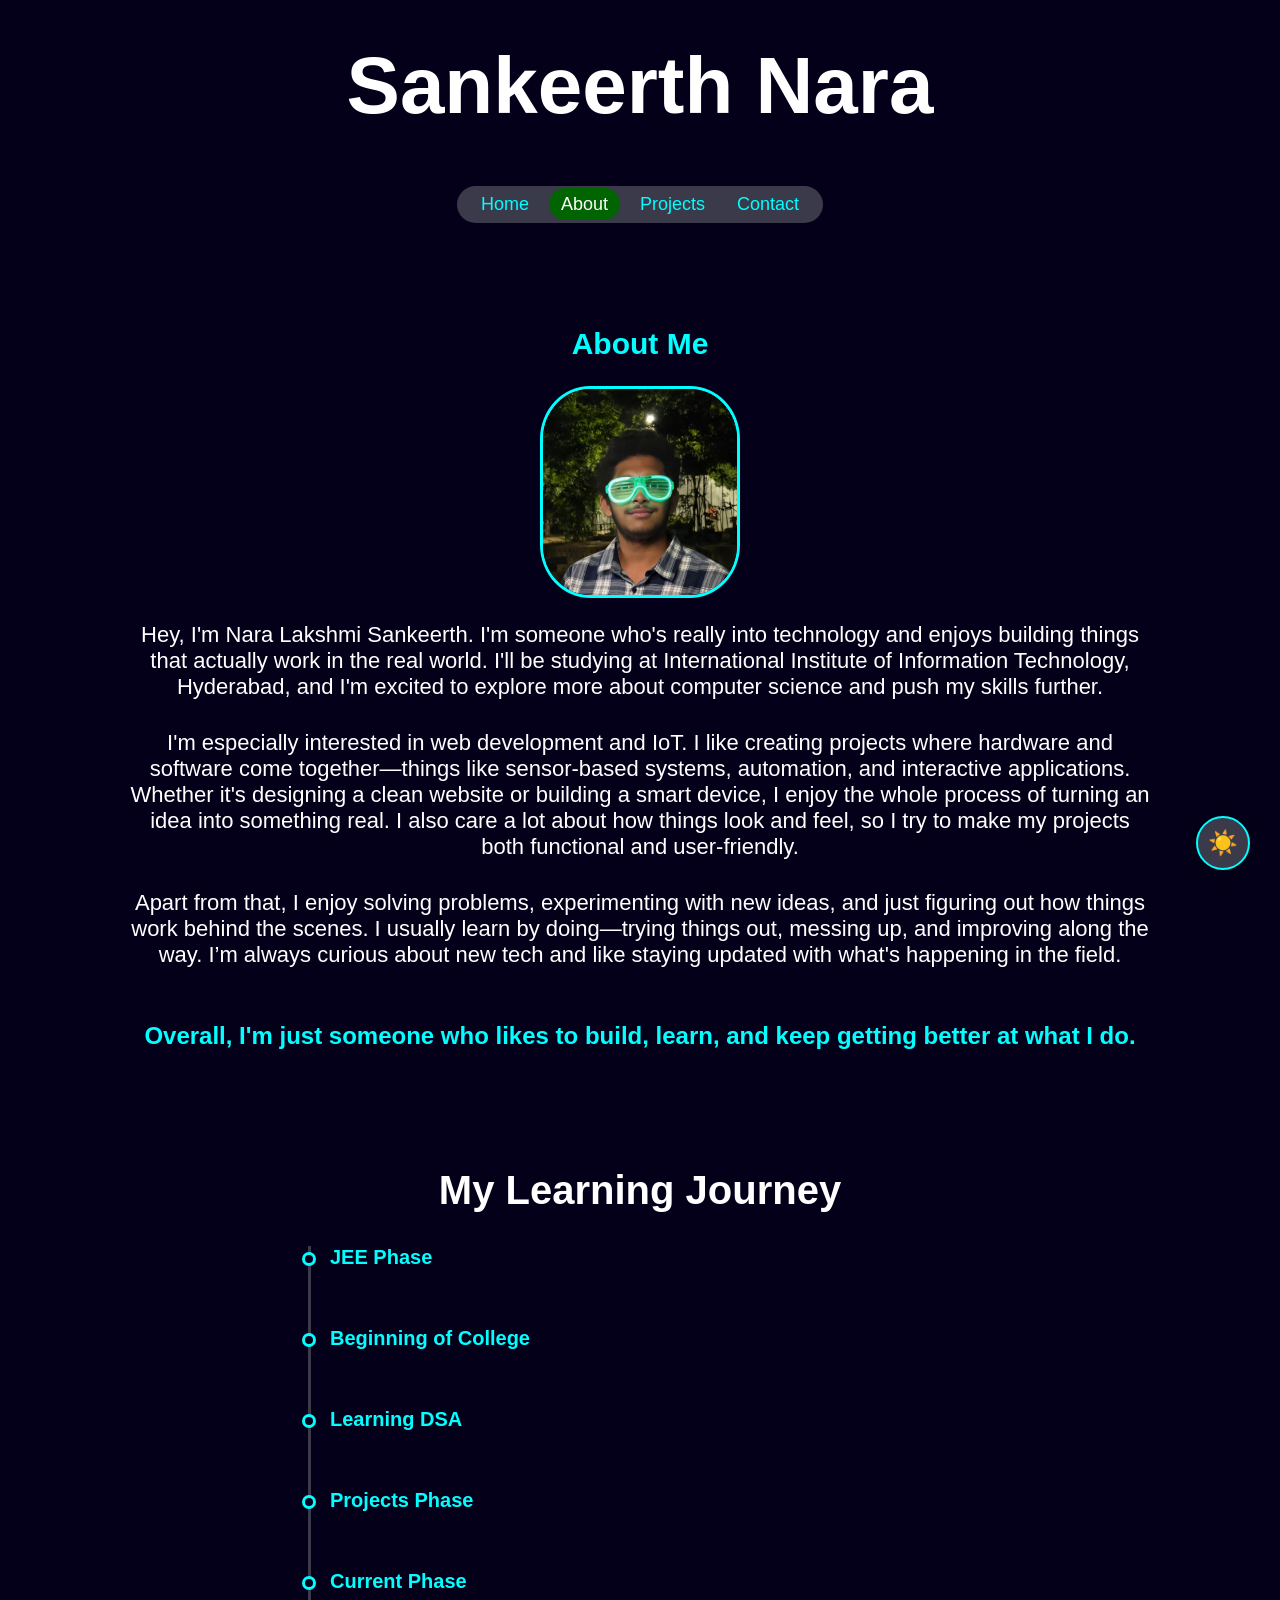
<file: about.html>
<!DOCTYPE html>
<html lang="en">
<head>
  <meta charset="UTF-8">
  <meta name="viewport" content="width=device-width, initial-scale=1.0">
  <title>Sankeerth Nara</title>
  <link rel="stylesheet" href="styles.css">
</head>

<body>

  <script src="theme-toggle.js"></script>

  <header>
    <h1>Sankeerth Nara</h1>
    <nav>
      <ul class="nav-list">
        <li><a href="index.html">Home</a></li>
        <li><a href="about.html" class="now">About</a></li>
        <li><a href="projects.html">Projects</a></li>
        <li><a href="contact.html">Contact</a></li>
      </ul>
    </nav>
  </header>

  <main>
    <section class="about_p">

      <article>
        <header>
          <h2>About Me</h2>
        </header>
        <img src="profile.jpeg" alt="Profile Picture" class="profile-pic">
        <p>
         Hey, I'm Nara Lakshmi Sankeerth. I'm someone who's really into technology and enjoys building things that actually work in the real world. I'll be studying at International Institute of Information Technology, Hyderabad, and I'm excited to explore more about computer science and push my skills further.
        </p>

        <p>
        I'm especially interested in web development and IoT. I like creating projects where hardware and software come together—things like sensor-based systems, automation, and interactive applications. Whether it's designing a clean website or building a smart device, I enjoy the whole process of turning an idea into something real. I also care a lot about how things look and feel, so I try to make my projects both functional and user-friendly.
        </p>

        <p>
         Apart from that, I enjoy solving problems, experimenting with new ideas, and just figuring out how things work behind the scenes. I usually learn by doing—trying things out, messing up, and improving along the way. I’m always curious about new tech and like staying updated with what's happening in the field.
        </p>

        <h3>
          Overall, I'm just someone who likes to build, learn, and keep getting better at what I do.
        </h3>

      </article>
    </section>

    <section class="timeline-section">
      <h2>My Learning Journey</h2>

      <ol class="timeline">

        <li class="timeline-item">
          <button class="timeline-trigger" aria-expanded="false" aria-controls="card-1">
            <time class="timeline-year" datetime="2025-08">JEE Phase</time>
            <span class="timeline-dot"></span>
          </button>
          <article class="timeline-card" id="card-1" hidden>
            <h3>Learning the Hard Way</h3>
            <p>During my JEE preparation, I struggled a lot with chemistry in the beginning. It didn’t come naturally to me, and I had to put in extra effort compared to other subjects. But over time, with consistent practice, I was able to improve a lot. That phase taught me a simple but important lesson — if you put in the work, you can get better at anything.</p>
          </article>
        </li>

        <li class="timeline-item">
          <button class="timeline-trigger" aria-expanded="false" aria-controls="card-2">
            <time class="timeline-year" datetime="2025-09">Beginning of College</time>
            <span class="timeline-dot"></span>
          </button>
          <article class="timeline-card" id="card-2" hidden>
            <h3>Getting into Programming</h3>
            <p>When I started college, I got really interested in programming. I began with C and spent time understanding the basics properly. Learning new concepts and algorithms felt exciting, and I enjoyed solving problems and figuring out how things work.</p>
          </article>
        </li>

        <li class="timeline-item">
          <button class="timeline-trigger" aria-expanded="false" aria-controls="card-3">
            <time class="timeline-year" datetime="2025-12">Learning DSA</time>
            <span class="timeline-dot"></span>
          </button>
          <article class="timeline-card" id="card-3" hidden>
            <h3>Diving into Problem Solving</h3>
            <p>After getting comfortable with the basics, I moved on to data structures and algorithms. This changed the way I think about problems — I started breaking things down and approaching them more logically. It was challenging at times, but also really satisfying.</p>
          </article>
        </li>

        <li class="timeline-item">
          <button class="timeline-trigger" aria-expanded="false" aria-controls="card-4">
            <time class="timeline-year" datetime="2026-01">Projects Phase</time>
            <span class="timeline-dot"></span>
          </button>
          <article class="timeline-card" id="card-4" hidden>
            <h3>Building Real Stuff</h3>
            <p>I started working on projects like IoT systems and small applications. This is where things became more real — I got to apply what I learned and actually build things. It helped me understand how different concepts come together in real-world scenarios.</p>
          </article>
        </li>

        <li class="timeline-item">
          <button class="timeline-trigger" aria-expanded="false" aria-controls="card-5">
            <time class="timeline-year" datetime="2026-03">Current Phase</time>
            <span class="timeline-dot"></span>
          </button>
          <article class="timeline-card" id="card-5" hidden>
            <h3>Exploring & Improving</h3>
            <p>Right now, I'm exploring areas like systems, machine learning, and other advanced concepts. I'm also learning new programming languages and trying to get comfortable with different tools and technologies. Along with that, I'm working on improving my projects and building new ones. The focus is simple — keep learning, keep building, and keep getting better.</p>
          </article>
        </li>

      </ol>
      <script src="about.js"></script>
    </section>

  </main>

</body>
</html>
</file>
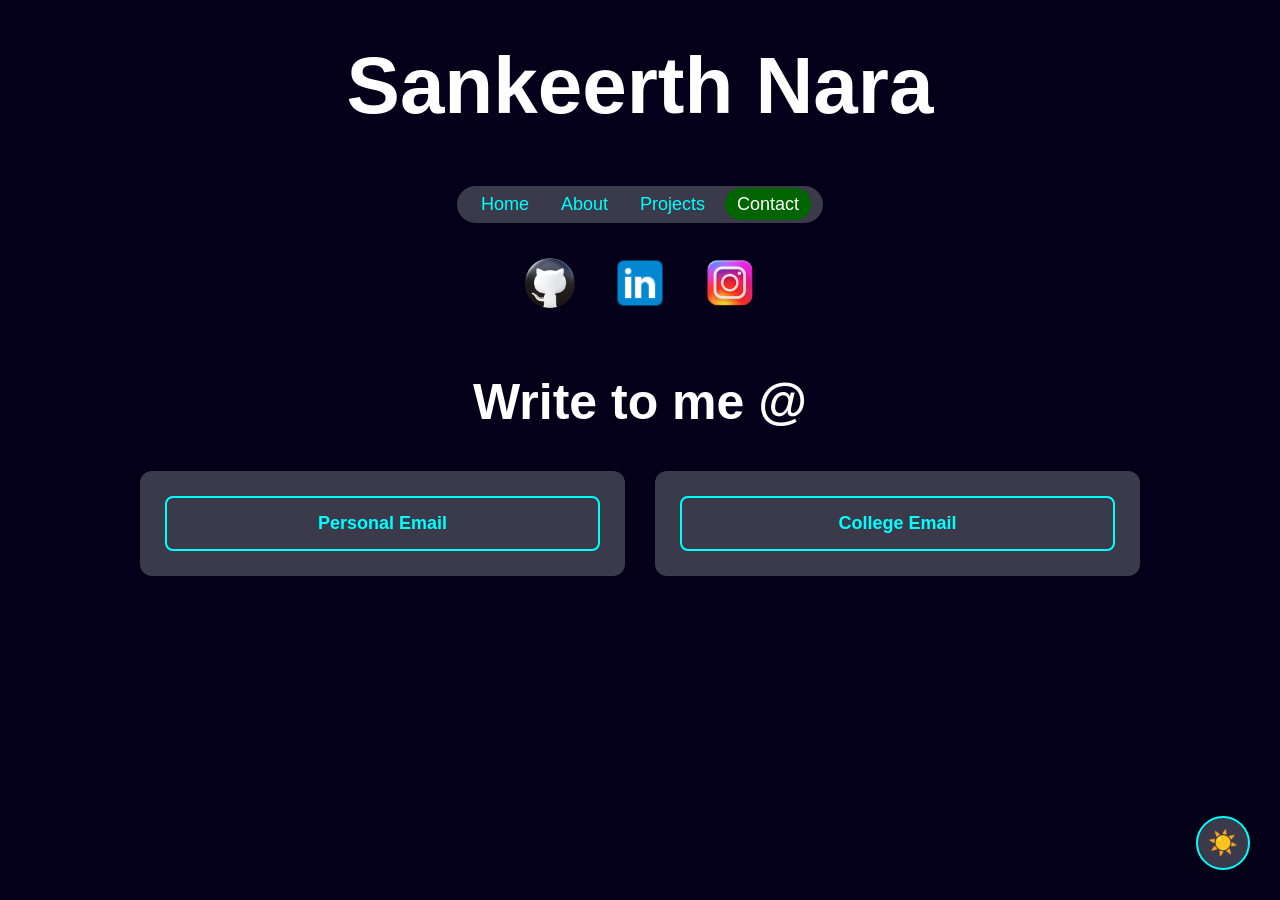
<file: contact.html>
<!DOCTYPE html>
<html lang="en">
<head>
  <meta charset="UTF-8">
  <meta name="viewport" content="width=device-width, initial-scale=1.0">
  <title>Sankeerth Nara</title>
  <link rel="stylesheet" href="styles.css">
</head>

<body>

  <script src="theme-toggle.js"></script>

  <header>
    <h1>Sankeerth Nara</h1>
    <nav>
      <ul class="nav-list">
        <li><a href="index.html">Home</a></li>
        <li><a href="about.html">About</a></li>
        <li><a href="projects.html">Projects</a></li>
        <li><a href="contact.html" class="now">Contact</a></li>
      </ul>
    </nav>
  </header>

  <main>

    <!-- Social Links -->
    <section class="socials">
      <a href="https://github.com/SankeerthNara" target="_blank">
        <img src="github.png" alt="GitHub">
      </a>

      <a href="https://www.linkedin.com/in/sankeerth-nara-412ab3373/" target="_blank">
        <img src="linkedin.png" alt="LinkedIn">
      </a>

      <a href="https://www.instagram.com/sankeerth_nara/" target="_blank">
        <img src="instagram.png" alt="Instagram">
      </a>
    </section>

    <!-- Contact Section -->
    <section id="contact" class="contact">
      <h2>Write to me @</h2>

      <ul class="contact-list">
        <li>
          <button type="button" id="personalEmailBtn">
            Personal Email
          </button>
        </li>

        <li>
          <button type="button" id="collegeEmailBtn">
            College Email
          </button>
        </li>
      </ul>
    </section>

  </main>

  <dialog id="contactDialog">
    <form id="contactForm">

      <header>
        <h3>Write a Mail to Me</h3>
      </header>

      <div class="form-body">
        <label>
          Name:
          <input type="text" name="name" required>
        </label>

        <label>
          Email:
          <input type="email" name="email" required>
        </label>

        <label>
          Message:
          <textarea name="message" required></textarea>
        </label>
      </div>

      <footer>
        <button type="submit">Send</button>
        <button type="button" id="closeBtn">Cancel</button>
      </footer>

    </form>
  </dialog>

  <script src="contact.js"></script>

</body>
</html>
</file>
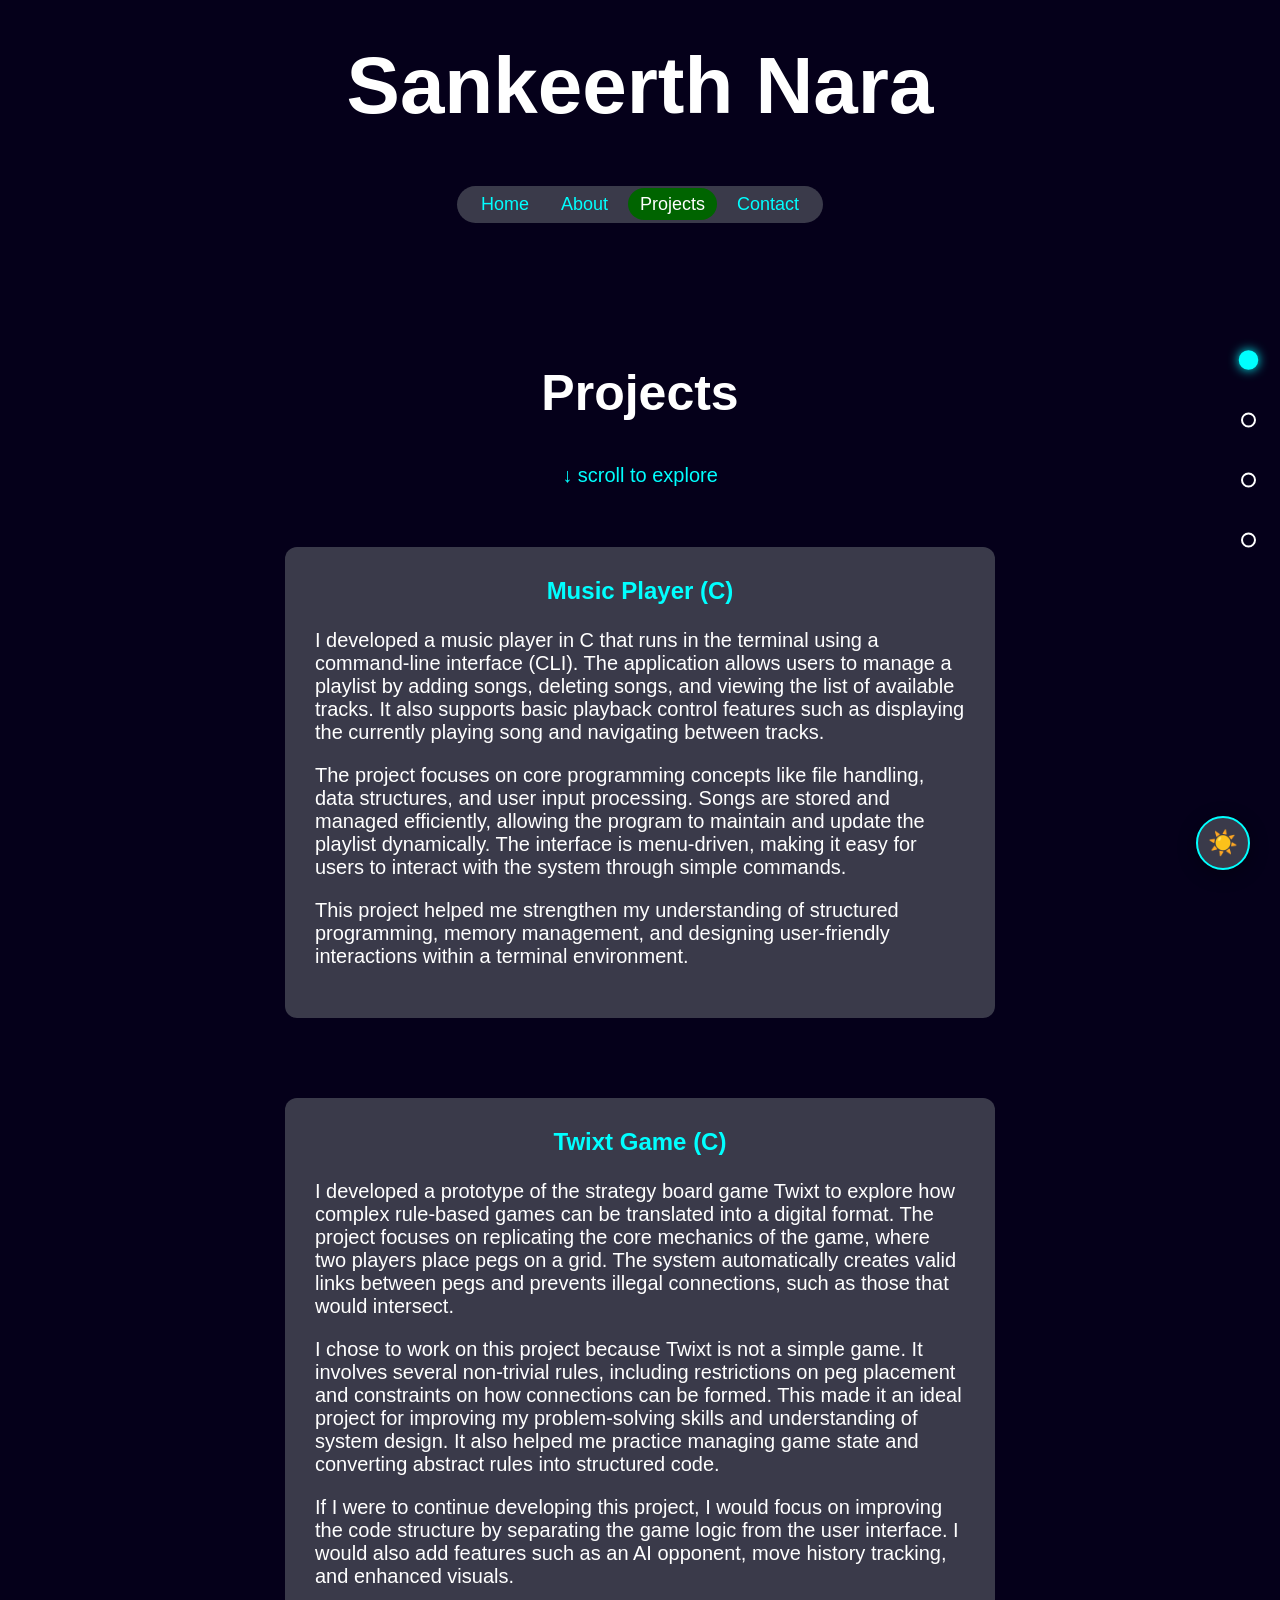
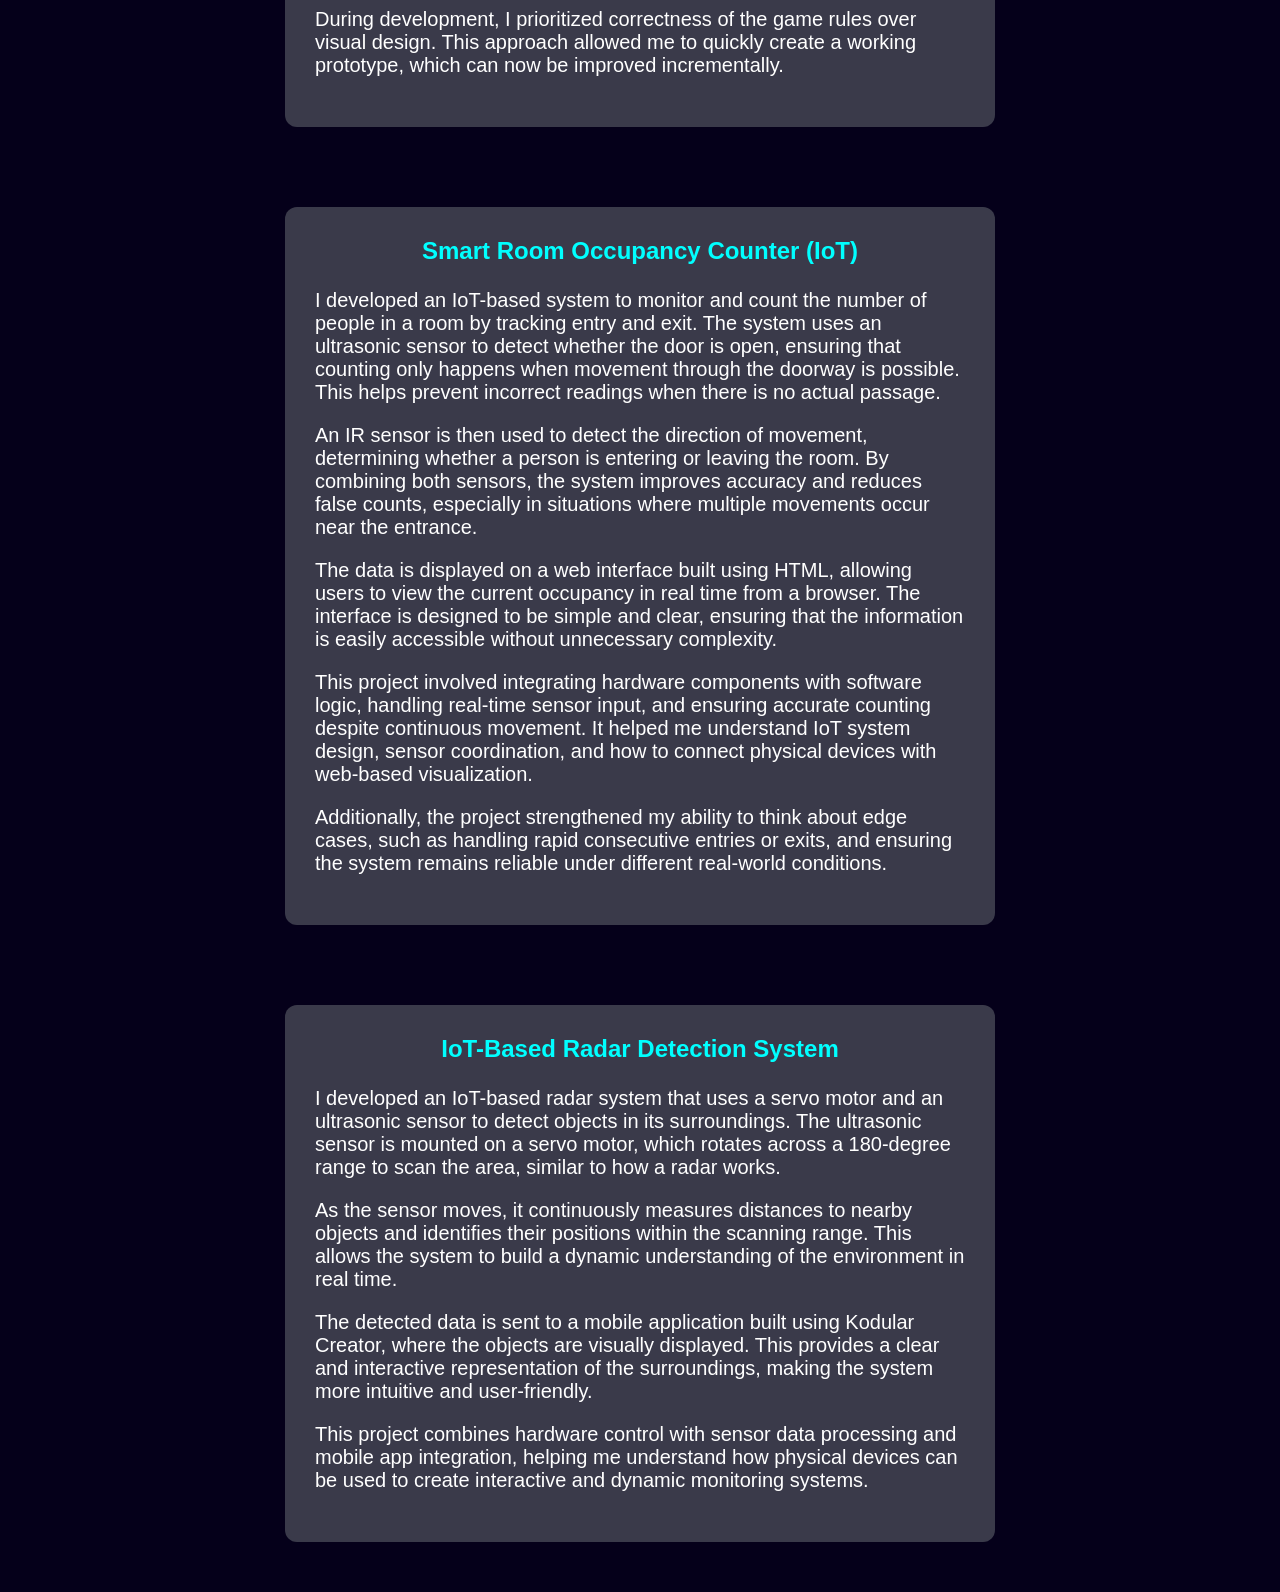
<file: projects.html>
<!DOCTYPE html>
<html lang="en">
<head>
  <meta charset="UTF-8">
  <meta name="viewport" content="width=device-width, initial-scale=1.0">
  <title>Sankeerth Nara</title>
  <link rel="stylesheet" href="styles.css">
</head>

<body>

<header>
  <h1>Sankeerth Nara</h1>
  <nav>
    <ul class="nav-list">
      <li><a href="index.html">Home</a></li>
      <li><a href="about.html">About</a></li>
      <li><a href="projects.html" class="now">Projects</a></li>
      <li><a href="contact.html">Contact</a></li>
    </ul>
  </nav>
</header>

<main>
  <script src="theme-toggle.js"></script>
  <!-- SIDE PROGRESS NAV -->
  <nav class="progress-nav">
    <div class="progress-track"></div>

    <div class="progress-dots">
      <div class="progress-dot" data-index="0"></div>
      <div class="progress-dot" data-index="1"></div>
      <div class="progress-dot" data-index="2"></div>
      <div class="progress-dot" data-index="3"></div>
    </div>
  </nav>

  <!-- PROJECTS SECTION -->
  <section class="projects">
    <h2>Projects</h2>
    <p class="scroll-hint">↓ scroll to explore</p>

    <ul class="project-grid">

      <!-- Project 1 -->
      <li data-project="0">
        <article class="text" id="project-0">
          <h3 class="project-title"><strong>Music Player (C)</strong></h3>

          <p>
            I developed a music player in C that runs in the terminal using a command-line interface (CLI). The application allows users to manage a playlist by adding songs, deleting songs, and viewing the list of available tracks. It also supports basic playback control features such as displaying the currently playing song and navigating between tracks.
          </p>

          <p>
            The project focuses on core programming concepts like file handling, data structures, and user input processing. Songs are stored and managed efficiently, allowing the program to maintain and update the playlist dynamically. The interface is menu-driven, making it easy for users to interact with the system through simple commands.
          </p>

          <p>
            This project helped me strengthen my understanding of structured programming, memory management, and designing user-friendly interactions within a terminal environment.
          </p>
        </article>
      </li>

      <!-- Project 2 -->
      <li data-project="1">
        <article class="text" id="project-1">
          <h3 class="project-title"><strong>Twixt Game (C)</strong></h3>

          <p>
            I developed a prototype of the strategy board game Twixt to explore how complex rule-based games can be translated into a digital format. The project focuses on replicating the core mechanics of the game, where two players place pegs on a grid. The system automatically creates valid links between pegs and prevents illegal connections, such as those that would intersect.
          </p>

          <p>
            I chose to work on this project because Twixt is not a simple game. It involves several non-trivial rules, including restrictions on peg placement and constraints on how connections can be formed. This made it an ideal project for improving my problem-solving skills and understanding of system design. It also helped me practice managing game state and converting abstract rules into structured code.
          </p>

          <p>
            If I were to continue developing this project, I would focus on improving the code structure by separating the game logic from the user interface. I would also add features such as an AI opponent, move history tracking, and enhanced visuals.
          </p>

          <p>
            During development, I prioritized correctness of the game rules over visual design. This approach allowed me to quickly create a working prototype, which can now be improved incrementally.
          </p>
        </article>
      </li>

      <!-- Project 3 -->
      <li data-project="2">
        <article class="text" id="project-2">
          <h3 class="project-title"><strong>Smart Room Occupancy Counter (IoT)</strong></h3>

          <p>
            I developed an IoT-based system to monitor and count the number of people in a room by tracking entry and exit. The system uses an ultrasonic sensor to detect whether the door is open, ensuring that counting only happens when movement through the doorway is possible. This helps prevent incorrect readings when there is no actual passage.
          </p>

          <p>
            An IR sensor is then used to detect the direction of movement, determining whether a person is entering or leaving the room. By combining both sensors, the system improves accuracy and reduces false counts, especially in situations where multiple movements occur near the entrance.
          </p>

          <p>
            The data is displayed on a web interface built using HTML, allowing users to view the current occupancy in real time from a browser. The interface is designed to be simple and clear, ensuring that the information is easily accessible without unnecessary complexity.
          </p>

          <p>
            This project involved integrating hardware components with software logic, handling real-time sensor input, and ensuring accurate counting despite continuous movement. It helped me understand IoT system design, sensor coordination, and how to connect physical devices with web-based visualization.
          </p>

          <p>
            Additionally, the project strengthened my ability to think about edge cases, such as handling rapid consecutive entries or exits, and ensuring the system remains reliable under different real-world conditions.
          </p>
        </article>
      </li>

      <!-- Project 4 -->
      <li data-project="3">
        <article class="text" id="project-3">
          <h3 class="project-title"><strong>IoT-Based Radar Detection System</strong></h3>

          <p>
            I developed an IoT-based radar system that uses a servo motor and an ultrasonic sensor to detect objects in its surroundings. The ultrasonic sensor is mounted on a servo motor, which rotates across a 180-degree range to scan the area, similar to how a radar works.
          </p>

          <p>
            As the sensor moves, it continuously measures distances to nearby objects and identifies their positions within the scanning range. This allows the system to build a dynamic understanding of the environment in real time.
          </p>

          <p>
            The detected data is sent to a mobile application built using Kodular Creator, where the objects are visually displayed. This provides a clear and interactive representation of the surroundings, making the system more intuitive and user-friendly.
          </p>

          <p>
            This project combines hardware control with sensor data processing and mobile app integration, helping me understand how physical devices can be used to create interactive and dynamic monitoring systems.
          </p>
        </article>
      </li>

    </ul>
  </section>

</main>

<script src="projects.js"></script>
</body>
</html>
</file>
<file: styles.css>
:root {
  --background_color: #05001a;
  --primary_color: cyan;
  --secondary_color: #3a3a4a;
  --text_color: white;
  --address_bar: darkgreen;
  --proj_color: red;
}

/* GLOBAL */
* {
  box-sizing: border-box;
  scroll-behavior: smooth;
}

/* ===== BODY ===== */
body {
  margin: 0 auto;
  padding: 0 16px;
  background-color: var(--background_color);
  color: var(--text_color);
  font-family: 'Inter', -apple-system, BlinkMacSystemFont, "Segoe UI", Roboto, sans-serif;
  max-width: 1100px;
  box-sizing: border-box;

}

/* ===== HEADING ===== */
h1 {
  text-align: center;
  margin-top: 40px;
  font-size: clamp(40px, 8vw, 80px);
}

/* ===== NAVBAR ===== */
.nav-list {
  display: flex;
  justify-content: center;
  align-items: center;
  list-style: none;
  gap: 8px;

  margin: 20px auto;
  padding: 8px 12px;

  width: fit-content;
  max-width: 100%;

  background: var(--secondary_color);
  border-radius: 50px;
  flex-wrap: wrap;
}

.nav-list a {
  color: var(--primary_color);
  text-decoration: none;
  font-size: clamp(13px, 3.5vw, 18px);
  padding: 6px 12px;
  border-radius: 50px;
  white-space: nowrap;
}

.nav-list a:hover {
  color: white;
  background-color: var(--address_bar);
}

.nav-list a.now {
  background-color: var(--address_bar);
  color: white;
}

/* ===== ANIMATIONS ===== */
@keyframes popUp {
  0% { opacity: 0; transform: translateY(30px) scale(0.9); }
  100% { opacity: 1; transform: translateY(0) scale(1); }
}

@keyframes popUpLeft {
  0% { opacity: 0; transform: translateX(-40px); }
  100% { opacity: 1; transform: translateX(0); }
}

@keyframes popUpRight {
  0% { opacity: 0; transform: translateX(40px); }
  100% { opacity: 1; transform: translateX(0); }
}

/* ===== ABOUT ===== */
.about {
  display: flex;
  align-items: center;
  justify-content: center;
  gap: 60px;
  padding: 100px 50px;
}

.about img {
  width: 200px;
  border-radius: 50%;
  border: 3px solid var(--primary_color);
  animation: popUpRight 0.8s ease;
  transition: transform 0.3s;
}

.about img:hover {
  transform: scale(1.08);
}

.about p {
  font-size: 28px;
  max-width: 500px;
  animation: popUpLeft 0.8s ease;
}

/* ===== PROGRESS NAV ===== */
  .progress-nav {
    position: fixed;
    right: 24px;
    top: 50%;
    transform: translateY(-50%);
    display: flex;
    flex-direction: column;
    align-items: center;
    /* z-index: 100; */
  }
/* dots */
.progress-dots {
  display: flex;
  flex-direction: column;
  gap: 45px;
}
.progress-dot {
  width: 15px;
  height: 15px;
  border-radius: 50%;
  background: var(--background_color);
  border: 2px solid var(--text_color);
  transition: all 0.3s ease;
  cursor: pointer;
}
.progress-dot.active {
  background: var(--primary_color);
  border-color: var(--primary_color);
  box-shadow: 0 0 8px var(--primary_color);
  transform: scale(1.3);
}

/* ===== PROJECT LAYOUT ===== */
.project-grid {
  display: flex;
  flex-direction: column;
  list-style: none;
  padding: 0;
  max-width: 750px;
  margin: 0 auto;
}


.project-grid  li {
  display: flex;
  align-items: center;
  justify-content: center;
  padding: 40px 20px;
}

.project-grid article.text {
  background: var(--secondary_color);
  padding: 30px;
  border-radius: 12px;
  font-size: 20px;
  width: 100%;

  opacity: 0;
  transform: translateY(50px);
  transition: all 0.6s ease;
}
h3.project-title {
  font-size: 24px;
  margin-top: 0;
  color: var(--primary_color);
  text-align: center;
}

.project-grid article.text.revealed {
  opacity: 1;
  transform: translateY(0);
}

.project-grid article.text:hover {
  transform: translateY(-5px) scale(1.02);
}

/* ===== PROJECT HEADER ===== */
.projects {
  padding: 80px 100px 0; /* prevents overlap with dots */
}

.projects h2 {
  font-size: clamp(30px, 5vw, 50px);
  text-align: center;
}

.scroll-hint {
  text-align: center;
  color: var(--primary_color);
  opacity: 1;
  animation: hintFloat 2s infinite;
  font-size: 20px;
}

@keyframes hintFloat {
  50% {
    transform: translateY(5px);
  }
}

/* ===== MOBILE ===== */
@media (max-width: 768px) {
  .progress-nav {
    right: 10px;
  }
  .projects {
    padding: 60px 20px 0;
  }
  .project-grid article.text {
    font-size: 18px;
  }
  .project-grid li
  {
    min-height: 70vw;
  }
  .progress-dots {
  display: flex;
  flex-direction: column;
  gap: 30px;
}
.progress-dot {
  width: 10px;
  height: 10px;
  border-radius: 50%;
  background: var(--background_color);
  border: 2px solid var(--text_color);
  transition: all 0.3s ease;
  cursor: pointer;
}
.progress-dot.active {
  background: var(--primary_color);
  border-color: var(--primary_color);
  box-shadow: 0 0 8px var(--primary_color);
  transform: scale(1.3);
}

}
/* ===== CONTACT ===== */
.contact {
  text-align: center;
  padding: 15px 20px;
}

.contact h2 {
  font-size: clamp(30px, 5vw, 50px);
  margin-bottom: 40px;
}

.contact-list {
  display: grid;
  grid-template-columns: repeat(auto-fit, minmax(200px, 1fr));
  gap: 30px;

  list-style: none;
  padding: 0;
  max-width: 1000px;
  margin: 0 auto;
}

.contact-list li {
  background: var(--secondary_color);
  padding: 25px;
  border-radius: 12px;
  transition: 0.3s;
  animation: popUp 0.6s ease;
}

.contact-list li:hover {
  transform: translateY(-5px) scale(1.02);
}

/* BUTTONS */
.contact-list button {
  width: 100%;
  padding: 15px;
  font-size: 18px;

  background: transparent;
  color: var(--primary_color);
  border: 2px solid var(--primary_color);
  border-radius: 8px;

  cursor: pointer;
  transition: 0.3s;
  font-weight: 600;
}

.contact-list button:hover {
  background: var(--primary_color);
  color: var(--background_color);
}

/* ===== SOCIALS ===== */
.socials {
  display: flex;
  justify-content: center;
  gap: 30px;
  margin-top: 30px;
}

.socials img {
  width: 60px;
  transition: 0.3s;
  animation: popUp 0.6s ease;
}

.socials img:hover {
  transform: scale(1.2);
}

/* ===== DIALOG ===== */
dialog {
  border: none;
  border-radius: 12px;
  padding: 25px;
  width: min(90vw, 350px);

  background: var(--secondary_color);
  color: var(--text_color);

  animation: popUp 0.4s ease;
}

dialog form {
  display: flex;
  flex-direction: column;
  gap: 12px;
}

dialog input,
dialog textarea {
  width: 100%;
  padding: 10px;
  border-radius: 6px;
  border: 1px solid #222;
  background: #1a1a2e;
  color: white;
}

dialog footer {
  display: flex;
  justify-content: space-between;
}

dialog button {
  padding: 8px 12px;
  border-radius: 6px;
  cursor: pointer;
}

dialog button[type="submit"] {
  background: var(--primary_color);
  color: var(--background_color);
}

#closeBtn {
  background: transparent;
  color: var(--text_color);
}

/* ===== ABOUT PAGE ===== */
.about_p {
  text-align: center;
  padding: 60px 20px;
  animation: popUp 0.8s ease;
}
.about_p img {
 width: 200px;
  border-radius: 25%;
  border: 3px solid var(--primary_color);
  margin-bottom: 20px;
}

.about_p p {
  font-size: 22px;
  max-width: 90vw;
  padding-bottom: 30px;
  margin: auto;
}

.about_p h2 {
  font-size: 30px;
  color: var(--primary_color);
}
.about_p h3 {
  font-size: 24px;
  color: var(--primary_color);
}

/* ===== TIMELINE FIXED ===== */
.timeline-section h2
{
  text-align: center;
  font-size: 40px;
}
.timeline {
  list-style: none;
  max-width: 700px;
  margin: auto;
  padding-left: 40px;
  position: relative;
}

/* vertical line */
.timeline::before {
  content: '';
  position: absolute;
  left: 18px;
  top: 0;
  bottom: 0;
  width: 3px;
  background: var(--secondary_color);
}

/* each item */
.timeline-item {
  position: relative;
  margin-bottom: 50px;
}

/* button reset */
.timeline-trigger {
  all: unset;
  cursor: pointer;
  display: block;
  position: relative;
  width: 100%;
}

/* dot */
.timeline-dot {
  position: absolute;
  left: -28px;
  top: 6px;
  width: 14px;
  height: 14px;
  border-radius: 50%;
  background: var(--background_color);
  border: 3px solid var(--primary_color);
}

/* date */
.timeline-year {
  color: var(--primary_color);
  font-weight: 600;
  margin-bottom: 8px;
  display: block;
  font-size: 20px;
}

/* card */
.timeline-card {
  background: var(--secondary_color);
  padding: 18px;
  border-radius: 10px;
  margin-top: 10px;
  font-size: 18px;
  animation: popUpRight 0.4s ease;
}
/* ===== MOBILE ===== */
@media (max-width: 768px) {
  .about {
    flex-direction: column;
    text-align: center;
    padding: 50px 20px;
  }

  .about p {
    font-size: 18px;
  }
}
</file>
